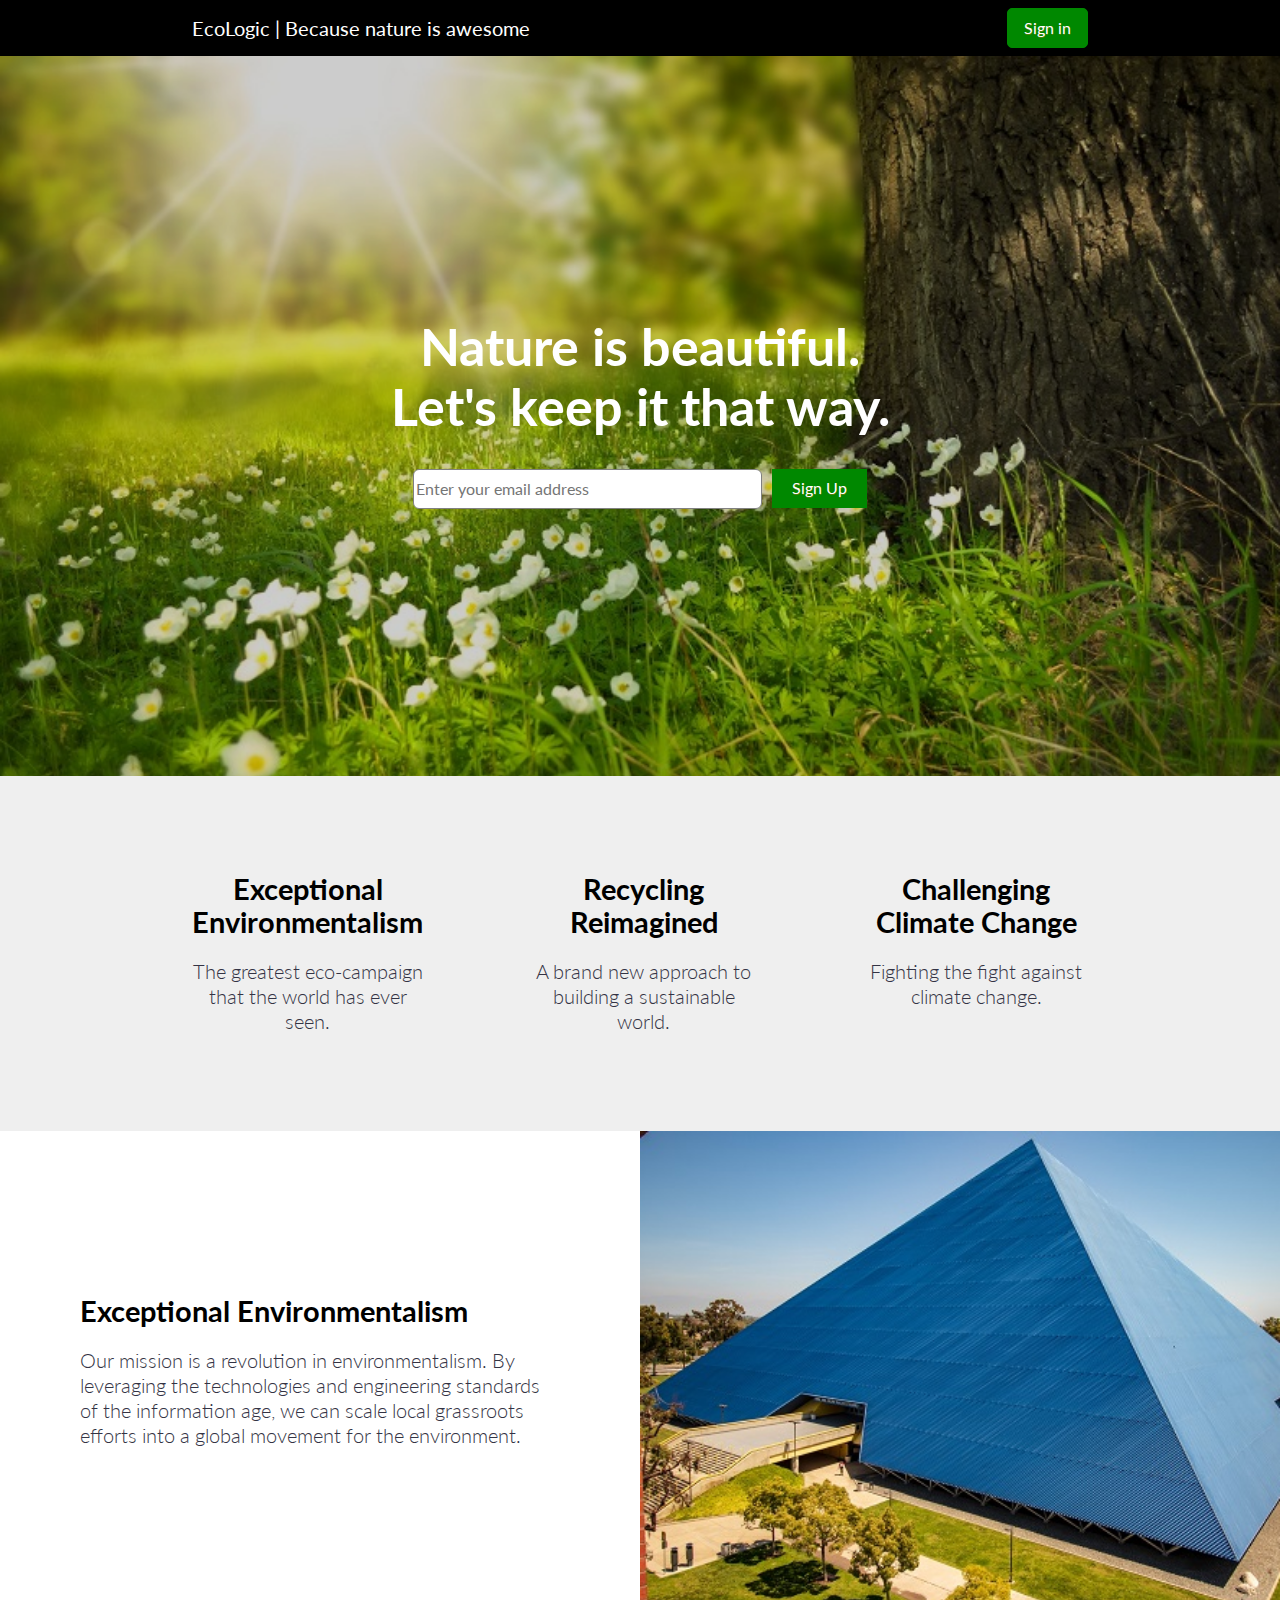
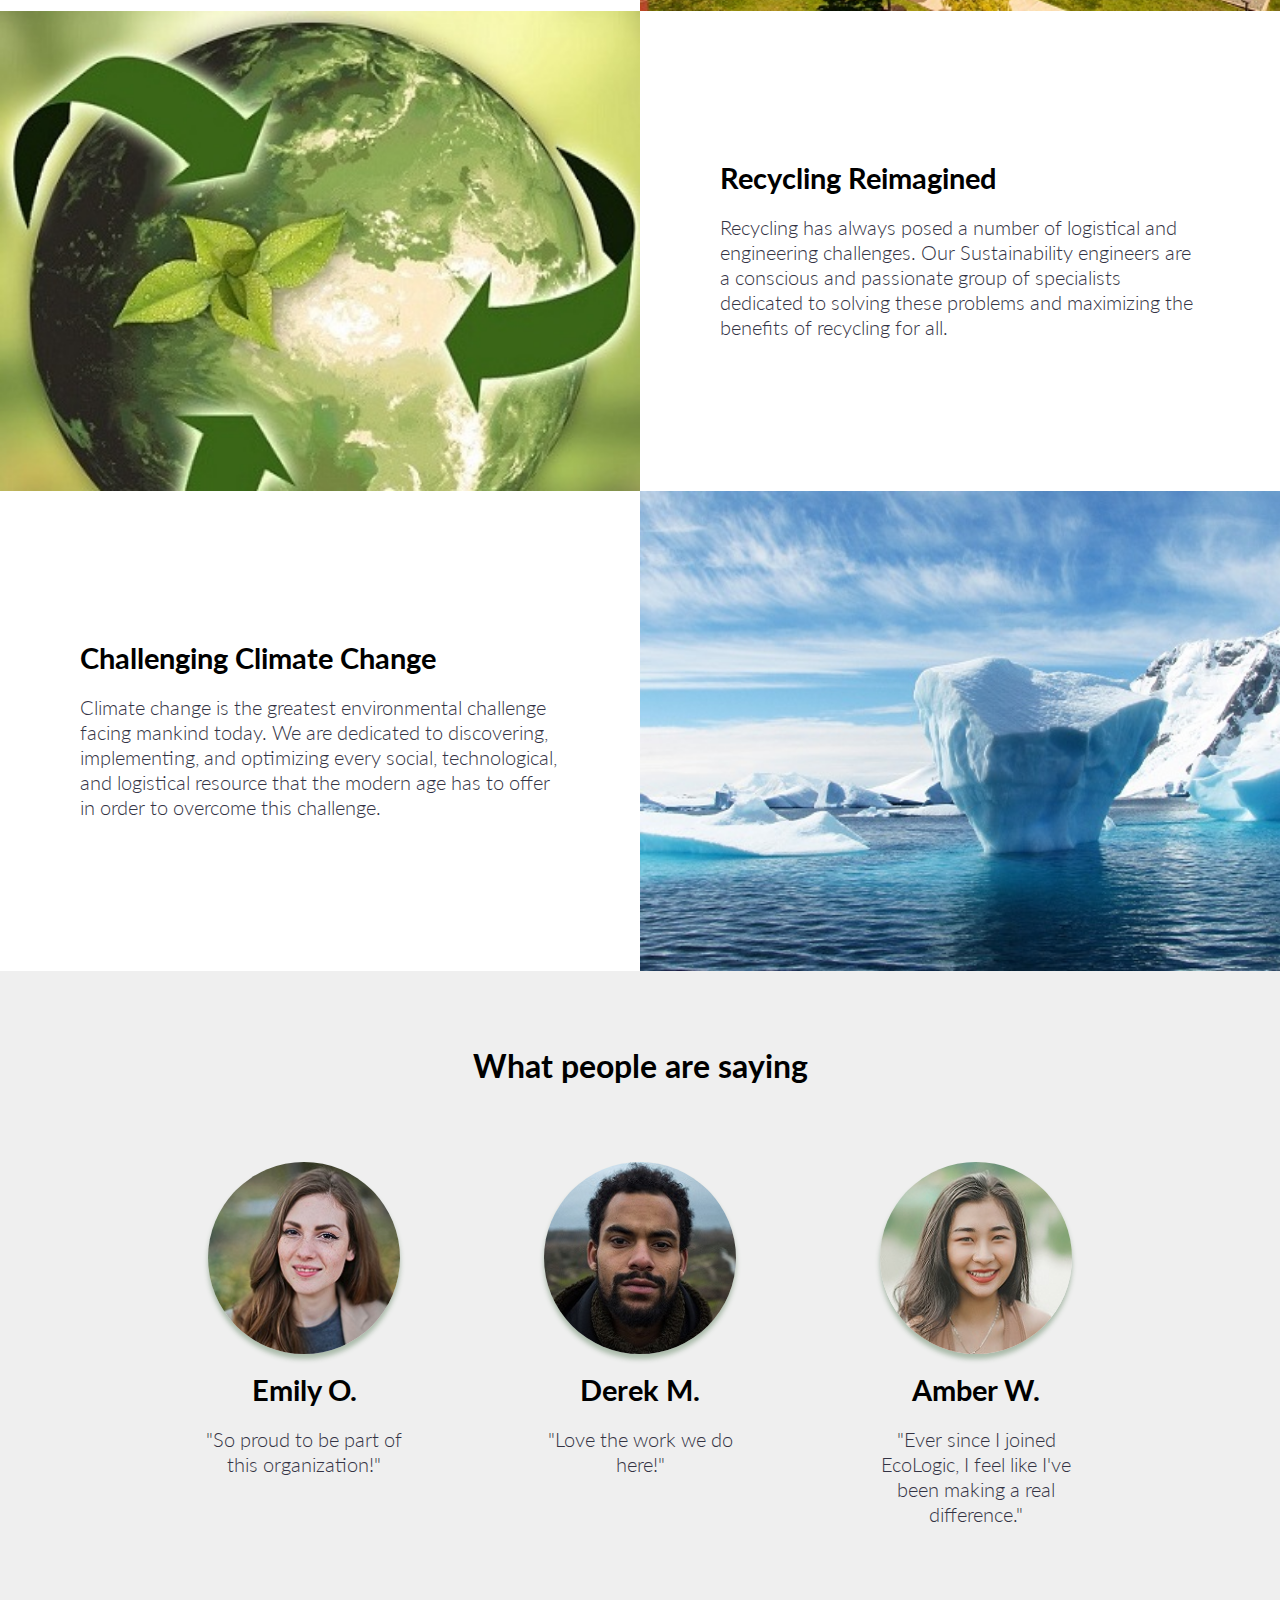
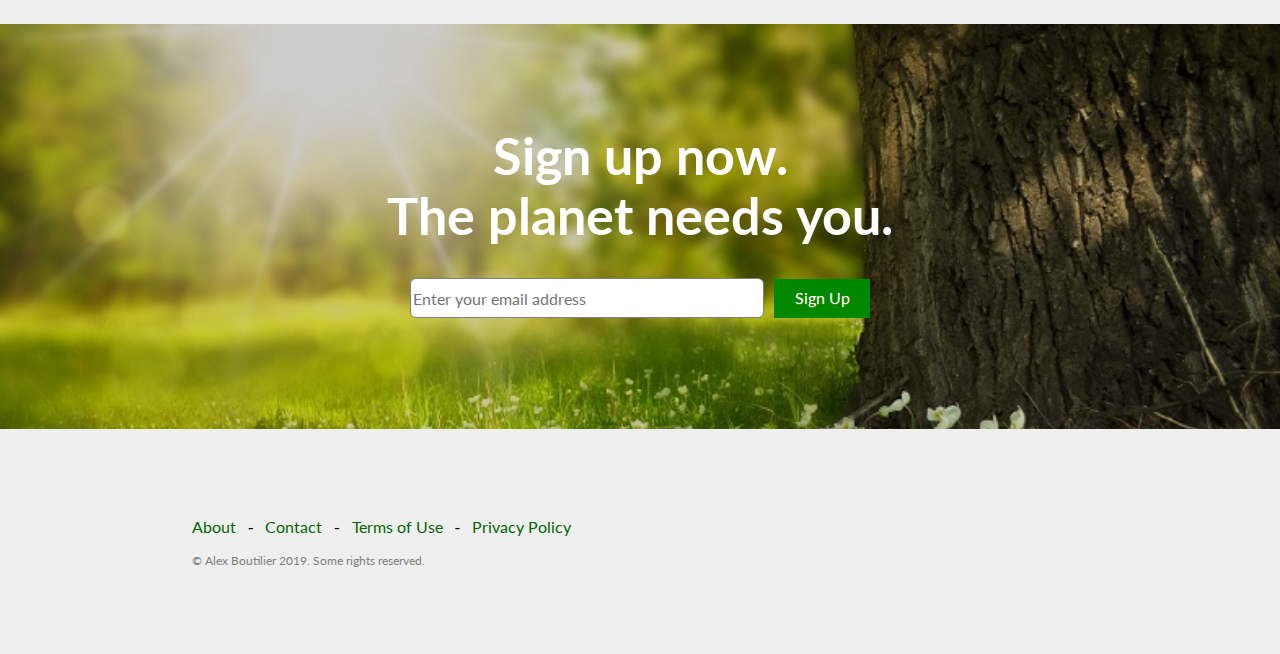
<file: Landing page/index.html>
<!DOCTYPE html>
<html lang="en">

<head>

    <meta charset="utf-8">
    <meta name="viewport" content="width=device-width, initial-scale=1">
    <meta name="description" content="Project Page 1: Landing page">
    <meta name="author" content="Alex Boutilier">

    <link rel="stylesheet" href="https://use.fontawesome.com/releases/v5.8.2/css/all.css" integrity="sha384-oS3vJWv+0UjzBfQzYUhtDYW+Pj2yciDJxpsK1OYPAYjqT085Qq/1cq5FLXAZQ7Ay" crossorigin="anonymous">
    <link rel="stylesheet" href="https://fonts.googleapis.com/css?family=Lato:300,400,700"> 
    <link rel="stylesheet" href="css/style.min.css">

    <title>Project Page 1: Landing Page></title>

</head>

<body>
    <nav>
        <div class="nav-container">
            <h3 class="header-light">EcoLogic<span class="mb-hidden"> | Because nature is awesome</span></h3>
            <a class="btn-default" href="#">Sign in</a>
        </div>
    </nav>
    <header class="banner">
         <div class="overlay centered">
            <div>       
                <h1 class="header-large header-light">Nature is beautiful.</h1>
                <h1 class="header-large header-light">Let's keep it that way.</h1>
                <form class="frm-small">
                    <input class="text-single" type="text" placeholder="Enter your email address">
                    <button class="btn-default btn-def-large">Sign Up</button>
                </form>
            </div>
        </div>
    </header>
    <section class="section">
        <div class="container">
            <div class="flex-store">
                <div class="flex-item hvr-icon">
                    <span class="large-icon">
                        <i class="fas fa-leaf"></i>
                    </span>
                    <h3 class="header-bold">Exceptional Environmentalism</h3>
                    <p class="desc">The greatest eco-campaign that the world has ever seen.</p>
                </div>
                <div class="flex-item hvr-icon">
                    <span class="large-icon">
                        <i class="fas fa-recycle"></i>
                    </span>
                    <h3 class="header-bold">Recycling Reimagined</h3>
                    <p class="desc">A brand new approach to building a sustainable world.</p>
                </div>
                <div class="flex-item hvr-icon">
                    <span class="large-icon">
                        <i class="fas fa-thermometer-empty"></i>
                    </span>
                    <h3 class="header-bold">Challenging Climate Change</h3>
                    <p class="desc">Fighting the fight against climate change.</p>
                </div>
            </div>
        </div>
    </section>
    <section id="photo-grid"">
        <div class="gp grid-photo-1">
            
        </div>
        <div class="gt">
            <h1 class="header-bold">Exceptional Environmentalism</h1>
            <p class="desc">Our mission is a revolution in environmentalism. 
                By leveraging the technologies and engineering standards of the information age, 
                we can scale local grassroots efforts into a global movement for the environment.</p>
        </div>
        <div class="gp grid-photo-2">
            
        </div>
        <div class="gt">
            <h1 class="header-bold">Recycling Reimagined</h1>
            <p class="desc">Recycling has always posed a number of logistical and engineering challenges.
                Our Sustainability engineers are a conscious and passionate group of specialists dedicated
                to solving these problems and maximizing the benefits of recycling for all.
            </p>
        </div>
        <div class="gp grid-photo-3">
            
        </div>
        <div class="gt">
            <h1 class="header-bold">Challenging Climate Change</h1>
            <p class="desc">Climate change is the greatest environmental challenge facing mankind today. We are dedicated
                to discovering, implementing, and optimizing every social, technological, and logistical resource
                that the modern age has to offer in order to overcome this challenge. 
            </p>
        </div>        
    </section>
    <section class="section">
        <h1 class="flex-header">What people are saying<span class="dt-hidden">...</span></h1>
        <div class="container">
            <div class="flex-store">
                <div class="flex-item">
                    <img class="circle-frame" src="images/portrait1.jpg" alt="IMAGE" />
                    <h3 class="header-bold">Emily O.</h3>
                    <p class="desc">"So proud to be part of this organization!"</p>
                </div>
                <div class="flex-item">
                    <img class="circle-frame" src="images/portrait2.jpg" alt="IMAGE" />
                    <h3 class="header-bold">Derek M.</h3>
                    <p class="desc">"Love the work we do here!"</p>
                </div>
                <div class="flex-item">
                    <img class="circle-frame" src="images/portrait3.jpg" alt="IMAGE" />
                    <h3 class="header-bold">Amber W.</h3>
                    <p class="desc">"Ever since I joined EcoLogic, I feel like I've been making a real difference."</p>
                </div>
            </div>
        </div>
    </section>
    <section class="banner" id="call-to-action"">
        <div class="overlay centered">    
            <div>       
                <h1 class="header-large header-light">Sign up now.</h1>
                <h1 class="header-large header-light">The planet needs you.</h1>
                <form class="frm-small">
                    <input class="text-single" type="text" placeholder="Enter your email address">
                    <button class="btn-default btn-def-large">Sign Up</button>
                </form>
            </div>
        </div>
    </section>
    <footer class="section">
        <div class="footer-cont">
            <div>
                <ul>
                    <li class="footer-li-first">
                        <a href="#">About</a>
                    </li>
                    -
                    <li class="footer-li">
                        <a href="#">Contact</a>
                    </li>
                    -
                    <li class="footer-li">
                        <a href="#">Terms of Use</a>
                    </li>
                    -
                    <li class="footer-li">
                        <a href="#">Privacy Policy</a>
                    </li>
                </ul>
                <p class="legal">© Alex Boutilier 2019. Some rights reserved.</p>
            </div>
            <div class="footer-icons">
                <div class="flex-item">
                    <span class="icon">
                        <i class="fab fa-facebook"></i>
                    </span>
                </div>
                <div class="flex-item">
                    <span class="icon">
                        <i class="fab fa-twitter"></i>
                    </span>
                </div>
                <div class="flex-item">
                    <span class="icon">
                        <i class="fab fa-instagram"></i>
                    </span>
                </div>
            </div>
        </div>
    </footer>
</body>

</html>
</file>
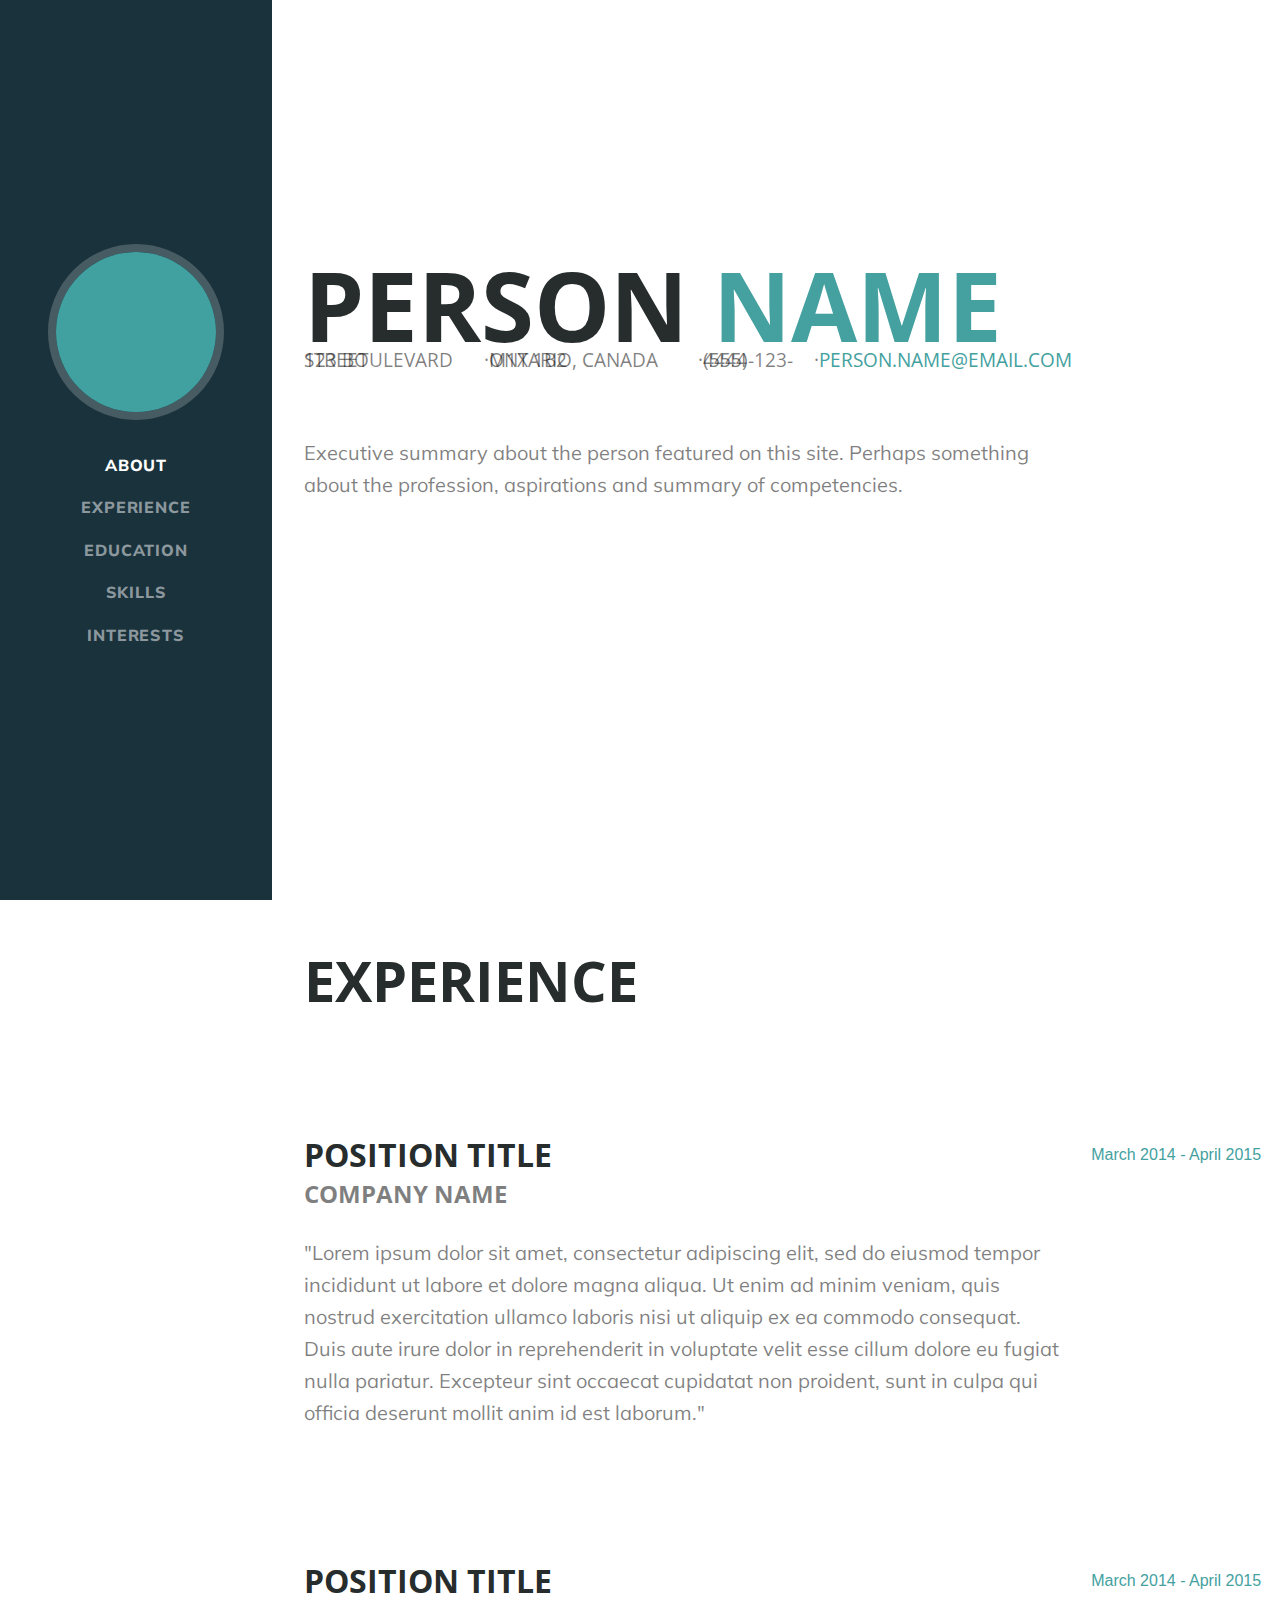
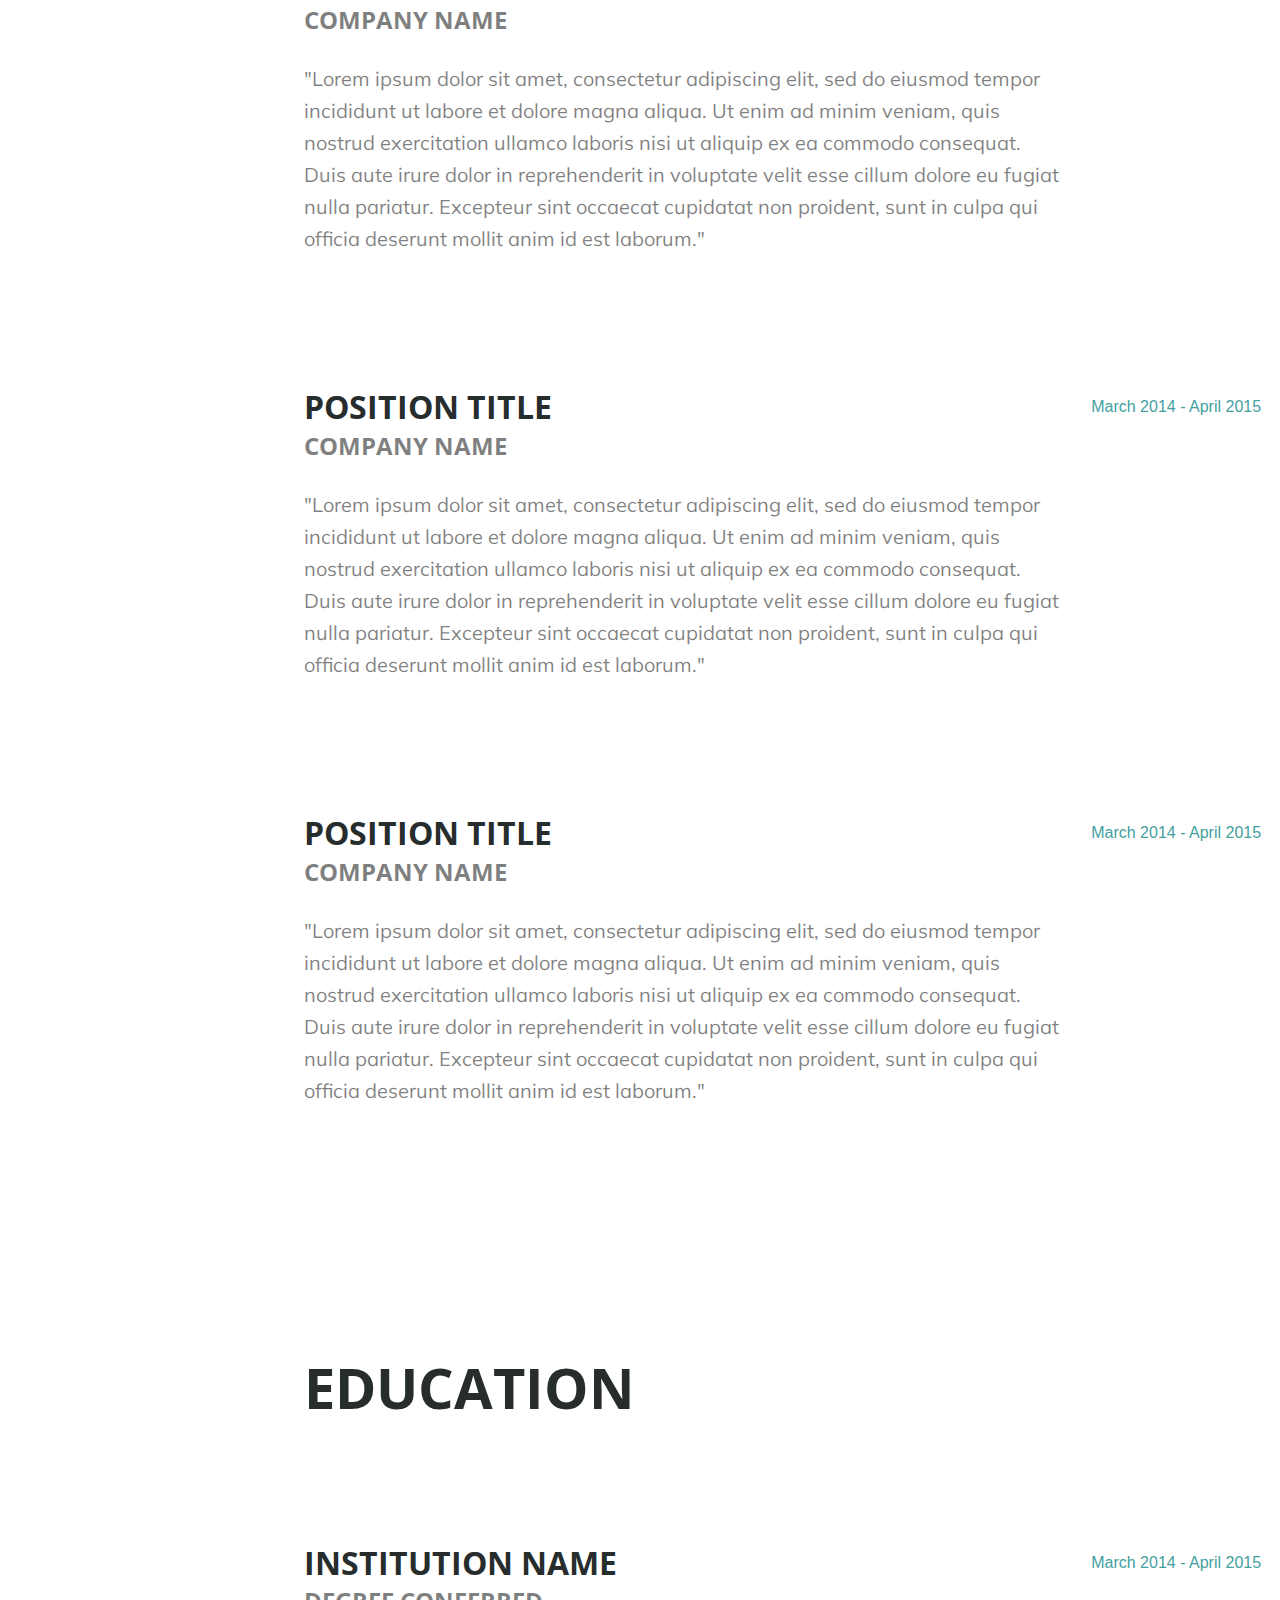
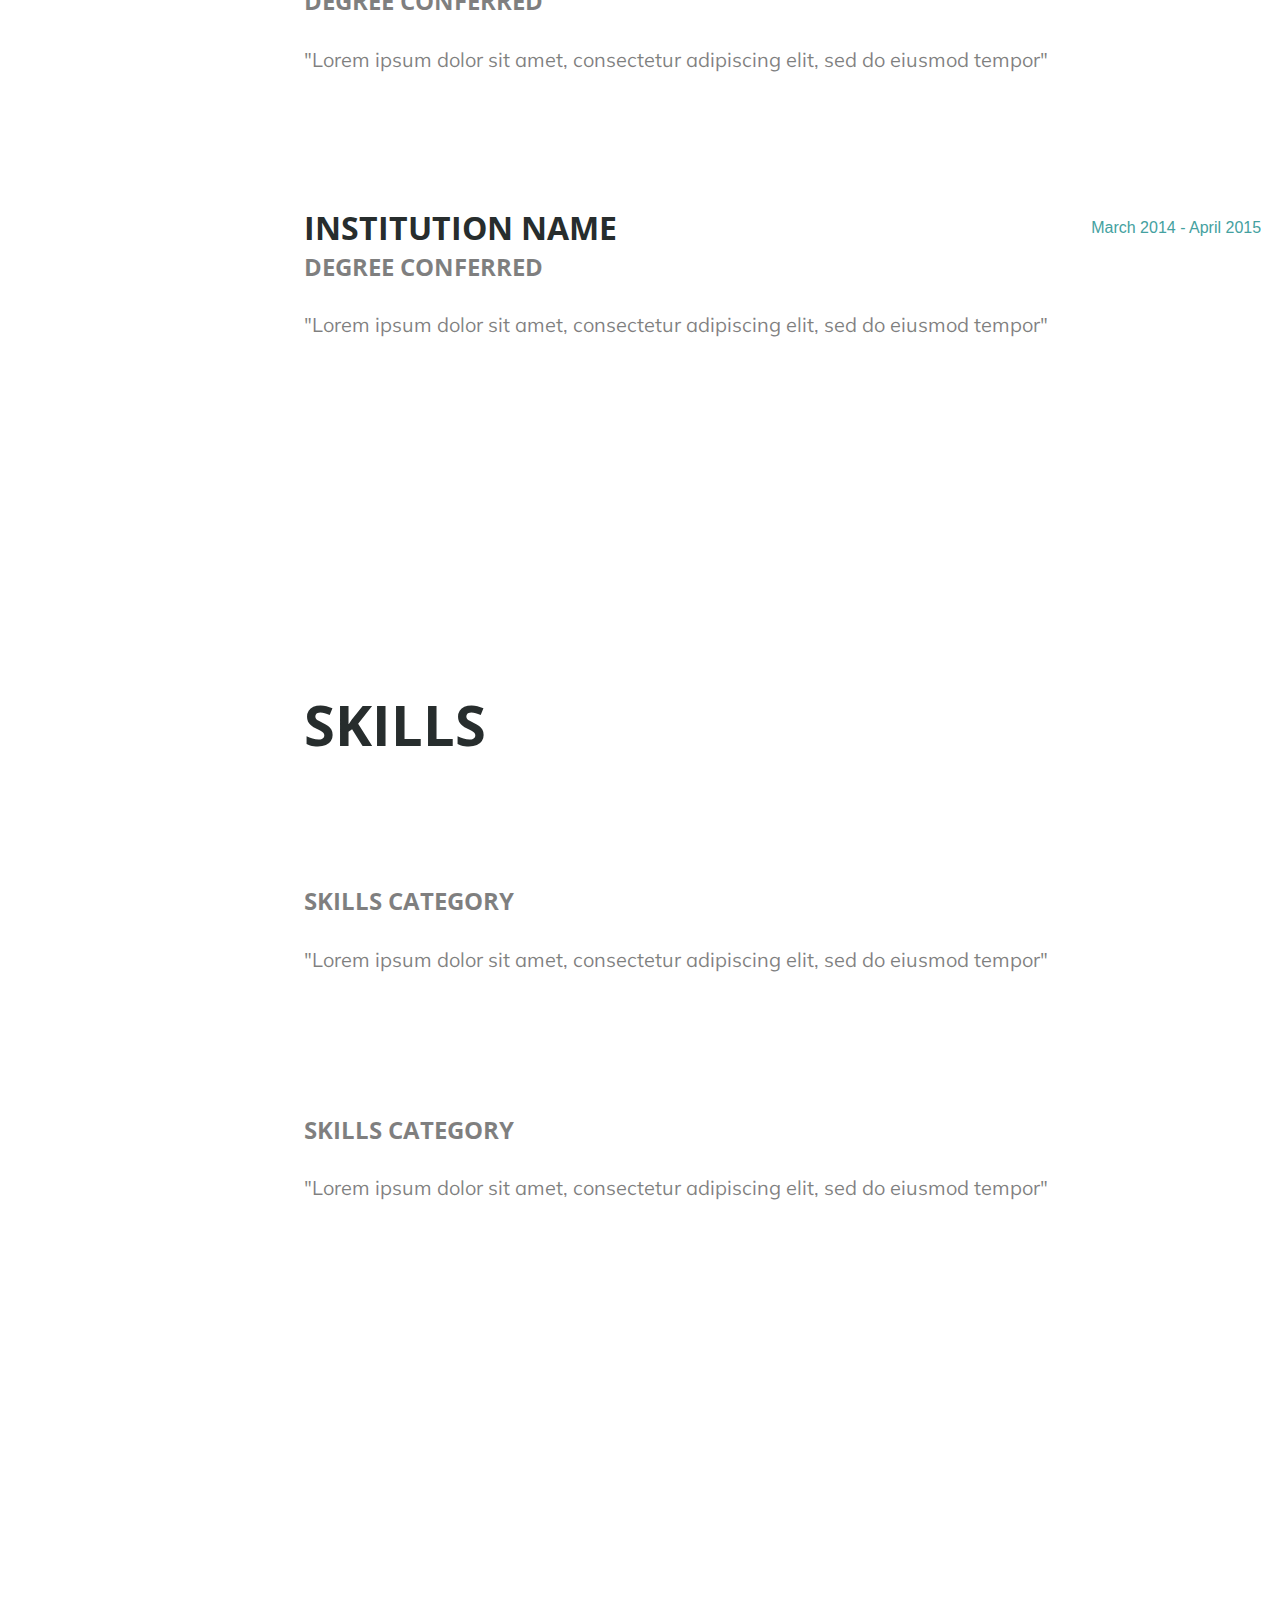
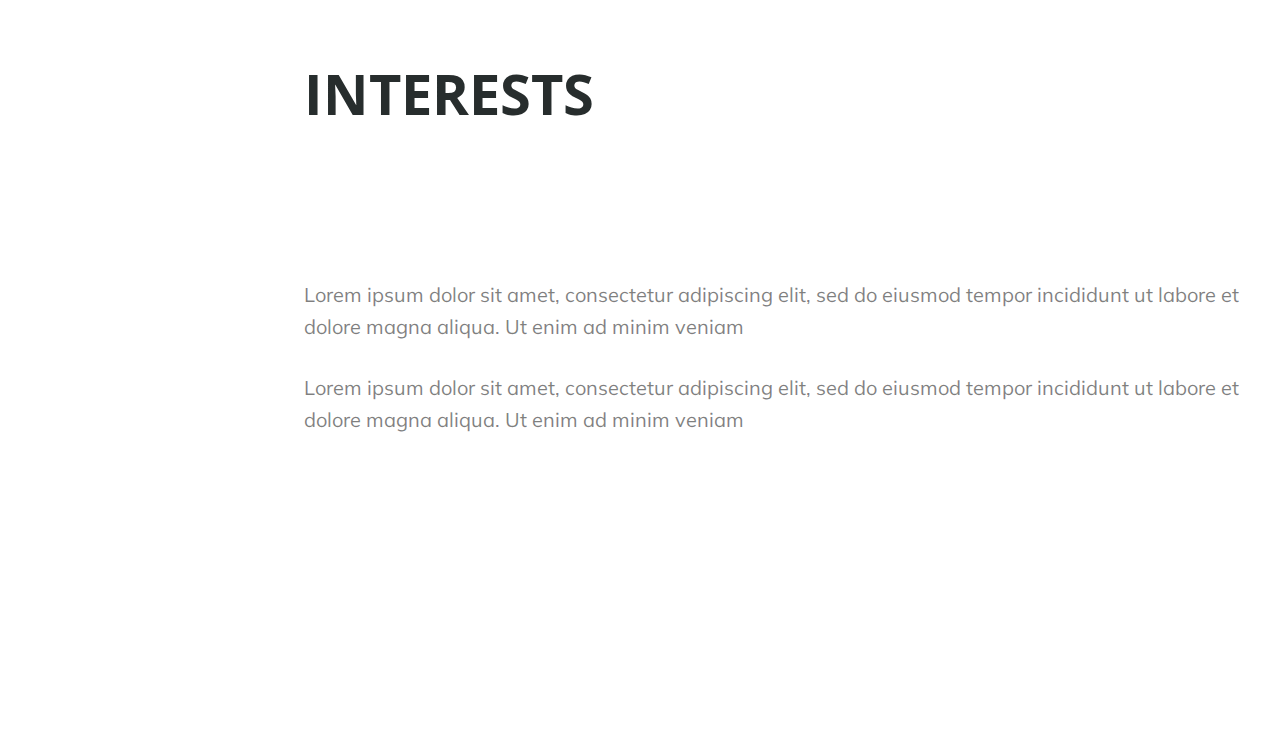
<file: Resume page/index.html>
<!DOCTYPE html>
<html lang="en">

<head>

    <meta charset="utf-8">
    <meta name="viewport" content="width=device-width, initial-scale=1">
    <meta name="description" content="Project Page 2: Resume page">
    <meta name="author" content="Alex Boutilier">
            
    <title>Project Page 2: Resume Page></title>

    <link rel="stylesheet" href="https://fonts.googleapis.com/css?family=Muli:400,400i,800,800i&display=swap"> 
    <link rel="stylesheet" href="https://fonts.googleapis.com/css?family=Open+Sans+Condensed:700&display=swap">
    <link rel="stylesheet" href="https://use.fontawesome.com/releases/v5.8.2/css/all.css" integrity="sha384-oS3vJWv+0UjzBfQzYUhtDYW+Pj2yciDJxpsK1OYPAYjqT085Qq/1cq5FLXAZQ7Ay" crossorigin="anonymous">

    <link rel="stylesheet" href="css/style.min.css">
            
</head>

<body>
    
    <nav>
        <div id="hor-nav-container">
            <h2 class="dt-hidden" id="mb-title">Person Name</h2>
            <span>
                <a href="javascript:void(0)" onclick="toggleCollapse()">
                    <i class="dt-hidden fas fa-bars" id="menu-toggle"></i>
                </a>
            </span>
        </div>
        <div class="collapsible">
            <img src="images/blue.png" alt="Personal Picture" class="circle-frame mb-hidden" id="headshot"></img>
            <ul id="list">
                <li><a class="nav-link highlighted" href="#about">About</a></li>
                <li><a class="nav-link" href="#experience">Experience</a></li>
                <li><a class="nav-link" href="#education">Education</a></li>
                <li><a class="nav-link" href="#skills">Skills</a></li>
                <li><a class="nav-link" href="#interests">Interests</a></li>
            </ul>
        </div>
    </nav>
    <section id="about">
        <div class="content">
            <h1>Person <span class="highlight">Name</span></h1>
            <div class="subheading">
                <span>123 Boulevard Street</span><span class="mb-hidden">·</span>
                <span>Ontario, Canada M1X 1B2</span><span class="mb-hidden"> · </span>
                <span>(555)-123-4444</span><span class="mb-hidden"> · </span>
                <span class="highlight">person.name@email.com</span>
            </div>
            <p class="summary">
                Executive summary about the person featured on this site. Perhaps something
                about the profession, aspirations and summary of competencies.
            </p>
            <div class="social-icons">
                <a href="#">
                    <i class="fab fa-linkedin-in"></i>
                </a>
                <a href="#">
                    <i class="fab fa-github"></i>
                </a>
                <a href="#">
                    <i class="fab fa-twitter"></i>
                </a>
                <a href="#">
                    <i class="fab fa-facebook-f"></i>
                </a>
            </div>
        </div>
    </section>
    <section id="experience">
        <div class="content">
            <h2>Experience</h2>
            <div class="content-block">
                <div class="cb-details">
                    <h3>Position Title</h3>
                    <h4>Company Name</h4>
                    <p>
                        "Lorem ipsum dolor sit amet, consectetur adipiscing elit, 
                        sed do eiusmod tempor incididunt ut labore et dolore magna aliqua. 
                        Ut enim ad minim veniam, quis nostrud exercitation ullamco laboris nisi ut 
                        aliquip ex ea commodo consequat. 
                        Duis aute irure dolor in reprehenderit in voluptate velit esse cillum 
                        dolore eu fugiat nulla pariatur. Excepteur sint occaecat cupidatat non 
                        proident, sunt in culpa qui officia deserunt mollit anim id est laborum."
                    </p>
                </div>
                <span class="highlight work-period">March 2014 - April 2015</span>
            </div>
            <div class="content-block">
                <div class="cb-details">
                    <h3>Position Title</h3>
                    <h4>Company Name</h4>
                    <p>
                        "Lorem ipsum dolor sit amet, consectetur adipiscing elit, 
                        sed do eiusmod tempor incididunt ut labore et dolore magna aliqua. 
                        Ut enim ad minim veniam, quis nostrud exercitation ullamco laboris nisi ut 
                        aliquip ex ea commodo consequat. 
                        Duis aute irure dolor in reprehenderit in voluptate velit esse cillum 
                        dolore eu fugiat nulla pariatur. Excepteur sint occaecat cupidatat non 
                        proident, sunt in culpa qui officia deserunt mollit anim id est laborum."
                    </p>
                </div>
                <span class="highlight work-period">March 2014 - April 2015</span>
            </div>
            <div class="content-block">
                <div class="cb-details">
                    <h3>Position Title</h3>
                    <h4>Company Name</h4>
                    <p>
                        "Lorem ipsum dolor sit amet, consectetur adipiscing elit, 
                        sed do eiusmod tempor incididunt ut labore et dolore magna aliqua. 
                        Ut enim ad minim veniam, quis nostrud exercitation ullamco laboris nisi ut 
                        aliquip ex ea commodo consequat. 
                        Duis aute irure dolor in reprehenderit in voluptate velit esse cillum 
                        dolore eu fugiat nulla pariatur. Excepteur sint occaecat cupidatat non 
                        proident, sunt in culpa qui officia deserunt mollit anim id est laborum."
                    </p>
                </div>
                <span class="highlight work-period">March 2014 - April 2015</span>
            </div>
            <div class="content-block">
                <div class="cb-details">
                    <h3>Position Title</h3>
                    <h4>Company Name</h4>
                    <p>
                        "Lorem ipsum dolor sit amet, consectetur adipiscing elit, 
                        sed do eiusmod tempor incididunt ut labore et dolore magna aliqua. 
                        Ut enim ad minim veniam, quis nostrud exercitation ullamco laboris nisi ut 
                        aliquip ex ea commodo consequat. 
                        Duis aute irure dolor in reprehenderit in voluptate velit esse cillum 
                        dolore eu fugiat nulla pariatur. Excepteur sint occaecat cupidatat non 
                        proident, sunt in culpa qui officia deserunt mollit anim id est laborum."
                    </p>
                </div>
                <span class="highlight work-period">March 2014 - April 2015</span>
            </div>
        </div>
    </section>
    <section id="education">
        <div class="content">
            <h2>Education</h2>
            <div class="content-block">
                <div class="cb-details">
                    <h3>Institution Name</h3>
                    <h4>Degree Conferred</h4>
                    <p>
                        "Lorem ipsum dolor sit amet, consectetur adipiscing elit, 
                        sed do eiusmod tempor"
                    </p>
                </div>
                <span class="highlight work-period">March 2014 - April 2015</span>
            </div>
            <div class="content-block">
                <div class="cb-details">
                    <h3>Institution Name</h3>
                    <h4>Degree Conferred</h4>
                    <p>
                        "Lorem ipsum dolor sit amet, consectetur adipiscing elit, 
                        sed do eiusmod tempor"
                    </p>
                </div>
                <span class="highlight work-period">March 2014 - April 2015</span>
            </div>
        </div>
    </section>
    <section id="skills">
        <div class="content">
            <h2>Skills</h2>
            <div class="content-block">
                <div class="cb-details">
                    <h4>Skills Category</h4>
                    <p>
                        "Lorem ipsum dolor sit amet, consectetur adipiscing elit, 
                        sed do eiusmod tempor"
                    </p>
                </div>
            </div>
            <div class="content-block">
                <div class="cb-details">
                    <h4>Skills Category</h4>
                    <p>
                        "Lorem ipsum dolor sit amet, consectetur adipiscing elit, 
                        sed do eiusmod tempor"
                    </p>
                </div>
            </div>
        </div>
    </section>
    <section id="interests">
       <div class="content">
            <h2>Interests</h2>
            <div class="content-block">
                <div class="cb-details">
                    <p>
                        Lorem ipsum dolor sit amet, consectetur adipiscing elit, 
                        sed do eiusmod tempor incididunt ut labore et dolore magna aliqua. 
                        Ut enim ad minim veniam
                    </p>
                    <p>
                        Lorem ipsum dolor sit amet, consectetur adipiscing elit, 
                        sed do eiusmod tempor incididunt ut labore et dolore magna aliqua. 
                        Ut enim ad minim veniam
                    </p>
                </div>
            </div>
    </section>
    <script src="js/menu.min.js"></script>

</body>

</html>
</file>
<file: Landing page/css/style.min.css>
html{line-height:1.15;-webkit-text-size-adjust:100%}body{margin:0}main{display:block}h1{font-size:2em;margin:.67em 0}hr{box-sizing:content-box;height:0;overflow:visible}pre{font-family:monospace,monospace;font-size:1em}a{background-color:transparent}abbr[title]{border-bottom:none;text-decoration:underline;text-decoration:underline dotted}b,strong{font-weight:bolder}code,kbd,samp{font-family:monospace,monospace;font-size:1em}small{font-size:80%}sub,sup{font-size:75%;line-height:0;position:relative;vertical-align:baseline}sub{bottom:-.25em}sup{top:-.5em}img{border-style:none}button,input,optgroup,select,textarea{font-family:inherit;font-size:100%;line-height:1.15;margin:0}button,input{overflow:visible}button,select{text-transform:none}button,[type="button"],[type="reset"],[type="submit"]{-webkit-appearance:button}button::-moz-focus-inner,[type="button"]::-moz-focus-inner,[type="reset"]::-moz-focus-inner,[type="submit"]::-moz-focus-inner{border-style:none;padding:0}button:-moz-focusring,[type="button"]:-moz-focusring,[type="reset"]:-moz-focusring,[type="submit"]:-moz-focusring{outline:1px dotted ButtonText}fieldset{padding:.35em .75em .625em}legend{box-sizing:border-box;color:inherit;display:table;max-width:100%;padding:0;white-space:normal}progress{vertical-align:baseline}textarea{overflow:auto}[type="checkbox"],[type="radio"]{box-sizing:border-box;padding:0}[type="number"]::-webkit-inner-spin-button,[type="number"]::-webkit-outer-spin-button{height:auto}[type="search"]{-webkit-appearance:textfield;outline-offset:-2px}[type="search"]::-webkit-search-decoration{-webkit-appearance:none}::-webkit-file-upload-button{-webkit-appearance:button;font:inherit}details{display:block}summary{display:list-item}template{display:none}[hidden]{display:none}a{font-family:'Lato','sans-serif';text-decoration:none;color:#060}a:hover{color:#030}.btn-default:hover{background-color:#060;border:1px solid #060;color:white}body{background-color:white}h1,h2,h3,h4,h5,h6{font-family:'Lato','sans-serif';font-size:1.25em;font-weight:400;margin:0;text-align:center}.hvr-icon:hover .fas{font-size:110%}li{display:inline}li>a{font-size:.8em}ul{padding:0}@media screen and (min-width:900px){li>a{font-size:1em}}#call-to-action{height:45vh}header{box-sizing:border-box;height:80vh}footer{height:25vh}nav{background:black}#photo-grid{display:grid;grid-template-rows:repeat(6,1fr);grid-template-columns:repeat(1,1fr)}#photo-grid h1,#photo-grid p{text-align:left}.section{background-color:#efefef;overflow:auto}@media screen and (min-width:900px){#photo-grid{display:grid;grid-template-rows:repeat(3,1fr);grid-template-columns:repeat(2,1fr)}}.banner{background-image:url(../images/bloom.jpg);background-size:cover}.btn-default{box-shadow:inset 0 1px 0 0 #080;box-sizing:border-box;background-color:#080;border-radius:5px;border:1px solid #080;cursor:pointer;color:#fff;font-family:'Lato','sans-serif';font-size:16px;font-weight:400;margin:.5em 0;padding:.625em 1em;text-decoration:none;text-shadow:0 1px 0 #528009}.btn-def-large{box-sizing:border-box;width:100%;border:none;border-radius:0;margin-left:0}.centered{display:flex;flex-flow:column wrap;align-items:center;justify-content:center}.circle-frame{border-radius:50%;box-shadow:0 5px 5px 0 #aba;max-width:192px;height:auto}.container{box-sizing:border-box;width:70vw;margin:6% auto}.desc{font-family:'Lato','sans-serif';font-weight:300;font-size:1.3em;line-height:1.3em;color:#334;text-align:center}.flex-header{font-size:2rem;font-weight:700;margin:25% 5% 12% 5%;text-align:center}.flex-item{display:flex;flex-flow:column wrap;align-items:center;flex:0 0 25%;margin-bottom:5%}.flex-store{display:flex;flex-flow:column nowrap;justify-content:center;align-content:space-between}.footer-cont{box-sizing:border-box;height:100%;width:90%;margin:0 auto;display:flex;flex-direction:column;align-items:center;justify-content:center}.footer-icons{display:flex;flex-flow:row wrap;justify-content:space-between;width:45vw;margin-top:6%}.footer-li{margin:0 .5em}.footer-li-first{margin-right:.5em}.frm-small{margin-top:5%;display:flex;flex-flow:row wrap;justify-content:center;align-items:center}.gp{min-height:480px}.grid-photo-1{background-image:url(../images/solar.jpg);background-size:cover}.grid-photo-2{background-image:url(../images/recycle.jpg);background-size:cover}.grid-photo-3{background-image:url(../images/iceberg.jpg);background-size:cover}.gt{width:75%;margin:0 auto;display:flex;flex-flow:column wrap;align-items:flex-start;justify-content:center}.header-bold{font-size:1.8em;font-weight:700;margin-top:1.25rem}.header-large{font-size:2.25em;font-weight:700}.header-light{color:white}.icon{color:#030;font-size:2em}.large-icon{font-size:5em;color:#030}.legal{font-family:'Lato','sans-serif';font-size:.75rem;font-weight:400;color:gray}.mb-hidden{display:none}.nav-container{box-sizing:border-box;width:90vw;margin:0 auto;display:flex;flex-direction:row;align-items:center;justify-content:space-between}.overlay{background-color:rgba(0,0,0,.2);height:100%;width:100%}.text-single{box-sizing:border-box;height:2.5rem;width:100%;font-family:'Lato','sans-serif';border:1px solid gray;border-radius:6px}@media screen and (min-width:900px){.btn-def-large{width:19%;margin-left:2%}.desc{font-size:1.25em;line-height:1.25em}.dt-hidden{display:none}.footer-cont{width:70vw;display:flex;flex-direction:row;justify-content:space-between}.footer-icons{width:auto;margin-top:0;flex-basis:15%}.flex-header{margin:6% 0 0 0}.flex-item{margin-bottom:0}.flex-store{display:flex;flex-flow:row wrap;justify-content:space-between}.grid-photo-1{grid-row:1;grid-column:2}.grid-photo-2{grid-row:2;grid-column:1}.grid-photo-3{grid-row:3;grid-column:2}.header-large{font-size:3.25em}.mb-hidden{display:inline}.nav-container{width:70vw}.text-single{width:70%}}
</file>
<file: Resume page/css/style.min.css>
/*! normalize.css v8.0.1 | MIT License | github.com/necolas/normalize.css */html{line-height:1.15;-webkit-text-size-adjust:100%}body{margin:0}main{display:block}h1{font-size:2em;margin:.67em 0}hr{box-sizing:content-box;height:0;overflow:visible}pre{font-family:monospace,monospace;font-size:1em}a{background-color:transparent}abbr[title]{border-bottom:none;text-decoration:underline;text-decoration:underline dotted}b,strong{font-weight:bolder}code,kbd,samp{font-family:monospace,monospace;font-size:1em}small{font-size:80%}sub,sup{font-size:75%;line-height:0;position:relative;vertical-align:baseline}sub{bottom:-.25em}sup{top:-.5em}img{border-style:none}button,input,optgroup,select,textarea{font-family:inherit;font-size:100%;line-height:1.15;margin:0}button,input{overflow:visible}button,select{text-transform:none}[type=button],[type=reset],[type=submit],button{-webkit-appearance:button}[type=button]::-moz-focus-inner,[type=reset]::-moz-focus-inner,[type=submit]::-moz-focus-inner,button::-moz-focus-inner{border-style:none;padding:0}[type=button]:-moz-focusring,[type=reset]:-moz-focusring,[type=submit]:-moz-focusring,button:-moz-focusring{outline:1px dotted ButtonText}fieldset{padding:.35em .75em .625em}legend{box-sizing:border-box;color:inherit;display:table;max-width:100%;padding:0;white-space:normal}progress{vertical-align:baseline}textarea{overflow:auto}[type=checkbox],[type=radio]{box-sizing:border-box;padding:0}[type=number]::-webkit-inner-spin-button,[type=number]::-webkit-outer-spin-button{height:auto}[type=search]{-webkit-appearance:textfield;outline-offset:-2px}[type=search]::-webkit-search-decoration{-webkit-appearance:none}::-webkit-file-upload-button{-webkit-appearance:button;font:inherit}details{display:block}summary{display:list-item}template{display:none}[hidden]{display:none}html{font-family:sans-serif;scroll-behavior:smooth}a{text-decoration:none}body{background-color:#fff}h1,h2,h3,h4,h5,h6,p,ul{margin:0}h1,h2,h3,h4{font-family:'Open Sans Condensed',sans-serif;font-weight:700;text-transform:uppercase;color:#272d2d}h1{font-size:6rem}h2{box-sizing:border-box;font-size:3.5rem;padding-bottom:10%}h3{font-size:2rem}h4{color:rgba(0,0,0,.5);font-size:1.5rem;line-height:2.5rem;padding-bottom:5%}nav h2{color:#fff;font-family:Muli,sans-serif;font-weight:400;font-size:1.67rem;padding:0;text-transform:none}img{max-height:10rem;max-width:10rem}li{font-family:Muli,sans-serif;font-weight:800;letter-spacing:.8px}p{color:rgba(0,0,0,.5);font-family:Muli;font-size:1.25rem;line-height:2rem;margin-top:3%}@media screen and (min-width:900px){h2{padding:5% 0}h4{padding-bottom:0}}@media screen and (min-width:900px) and (max-width:1100px){html{font-size:calc(1em * .8)}li{font-size:1.2rem}}#hor-nav-container{box-sizing:border-box;height:100%;width:88%;margin:0 auto;display:flex;flex-direction:row;align-items:center;justify-content:space-between}#mb-title{color:#fff;font-family:Muli,sans-serif;font-weight:400;font-size:1.67rem;padding:0;text-transform:none}nav{position:fixed;top:0;left:0;background-color:#19323c;width:100%;height:8vh}section{box-sizing:border-box;min-height:100vh;width:90%;margin:0 auto;padding-top:20vh;display:flex;flex-flow:column nowrap}@media screen and (min-width:900px){body{width:70rem;padding-left:19rem}#headshot{border:.5rem solid rgba(255,255,255,.2);margin-bottom:1.5rem}#hor-nav-container{display:none}nav{display:flex;flex-flow:column nowrap;width:17rem;height:100vh}section{padding-top:0;width:75rem;min-height:100vh;justify-content:center}}.cb-details{display:flex;flex-flow:column nowrap}.collapsible{background-color:#19323c;display:flex;flex-flow:column nowrap;justify-content:center;max-height:0;overflow:hidden;transition:.3s linear}.content{min-height:95%}.content-block{display:flex;flex-flow:column nowrap;margin:8% 0 14% 0}.highlight{color:rgba(68,161,160,1)}#list{box-sizing:border-box;display:flex;flex-flow:column nowrap;list-style:none;margin:0 auto;padding:0;text-align:left;width:88%}#list>li{text-transform:uppercase;padding:.75em 0}.mb-hidden{display:none}#menu-toggle{font-size:1.7em;color:#fff}.nav-link{color:rgba(255,255,255,.5)}.nav-link:hover{color:rgba(255,255,255,.8)}.social-icons>a>i{height:3.5rem;width:3.5rem;font-size:1.5rem;background-color:rgba(0,0,0,.5);color:#fff;border-radius:100%;text-align:center;line-height:3.5rem;margin-right:1.2rem}.social-icons>a>i:hover{background-color:#19323c}.subheading{color:rgba(0,0,0,.5);display:flex;flex-flow:column nowrap;font-family:'Open Sans Condensed',sans-serif;font-size:1.5rem;line-height:2rem;margin-top:5%;text-transform:uppercase}.summary{margin:15% auto 8% auto}.work-period{margin:5% 0}@media screen and (min-width:900px){.circle-frame{border-radius:50%}.collapsible{align-items:center;justify-content:space-between;margin:auto 0;min-height:25rem;max-height:95%}.content{min-height:25rem;max-width:80%}.content-block{flex-flow:row nowrap;align-items:flex-start;justify-content:space-between}.dt-hidden{display:none}#list{text-align:center}.mb-hidden{display:block}.subheading{flex-flow:row nowrap;font-size:1.2rem;justify-content:space-between;line-height:0;margin-top:0;max-width:80%}.summary{margin:8% 0 4% 0;max-width:80%}.work-period{line-height:2.25rem;min-width:18%;margin:0 0 0 1.5rem}}.highlighted{color:#fff}@media screen and (max-width:900px){.show{max-height:50vh}}
</file>
